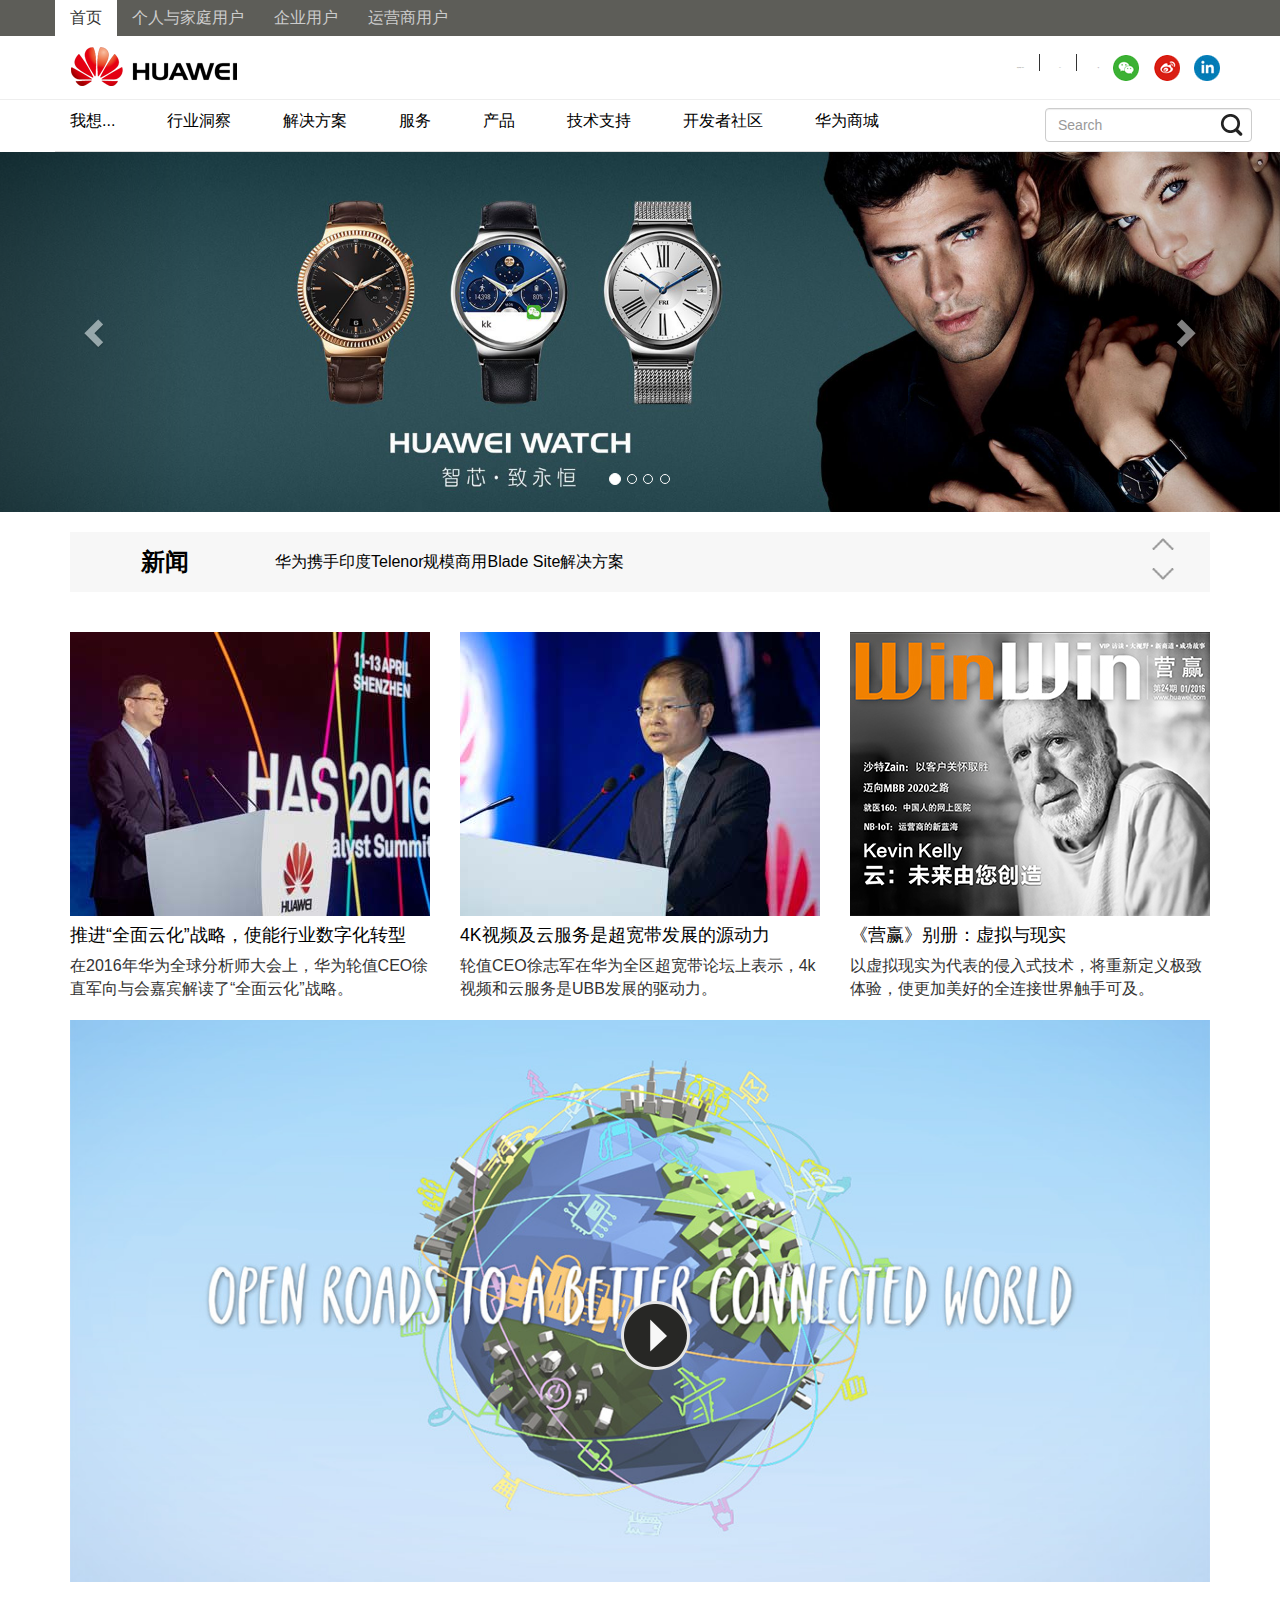
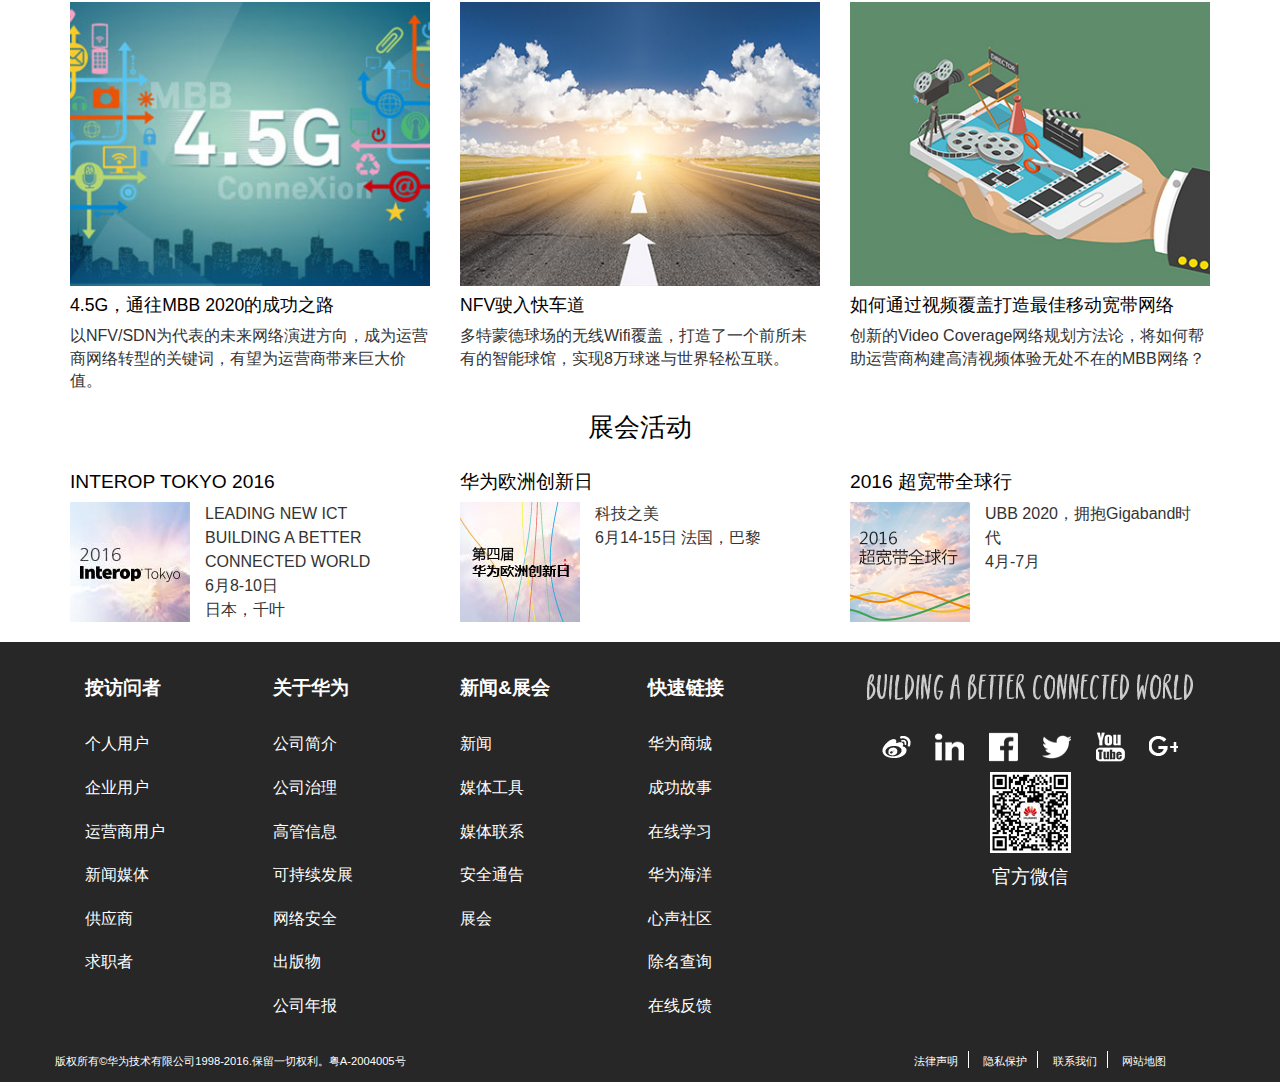
<file: index.html>
<!DOCTYPE html>
<html lang="en">
<head>
    <meta charset="UTF-8">
    <title>华为首页响应式设计</title>
    <meta http-equiv="X-UA-Compatible" content="IE=edge">
    <meta name="viewport" width="device-width,intial-scale=1,user-saclable=no">
    <!-- Bootstrap -->
    <link href="css/bootstrap.css" rel="stylesheet">
    <link rel="stylesheet" href="css/index.css"/>
    <link rel="icon" href="img/icon.ico">
    <link rel="" href="fonts/glyphicons-halflings-regular.eot">
    <!-- HTML5 shim and Respond.js for IE8 support of HTML5 elements and media queries -->
    <!-- WARNING: Respond.js doesn't work if you view the page via file:// -->
    <!--[if lt IE 9]>
    <script src="js/html5shiv.min.js"></script>
    <script src="js/respond.min.js"></script>
    <![endif]-->
</head>
<body>
    <!--头部导航-->
    <nav id="top_nav" class="hidden-sm hidden-xs">
        <div class="container">
                <a href="#" class="title">首页</a>
                <a href="#">个人与家庭用户</a>
                <a href="#">企业用户</a>
                <a href="#">运营商用户</a>
        </div>
    </nav>
    <!--logo和登录-->
    <header id="header">
        <div class="container">
            <div class="header_left_box">
                <a href="#"><img src="img/logo.png" alt="Brand"></a>
            </div>
            <div class="header_right_box">
                <div class="left_box hidden-xs hidden-sm">
                    <a href="#">选择区域/语言</a><b></b>
                    <a href="#">登录</a><b></b>
                    <a href="#">注册</a>
                    <a href="#"><img src="img/icon_1.png" ></a>
                    <a href="#"><img src="img/icon_2.png"></a>
                    <a href="#"><img src="img/icon_3.png"></a>
                </div>
                <div class="right_box visible-xs-inline-block visible-sm-inline-block">
                    <a data-toggle="collapse" href="#search_button" aria-expanded="false" aria-controls="search_button"><img src="img/icon_find.png"></a>
                    <a href="aside_menu.html"><img src="img/menu_icon.png" alt=""></a>
                </div>
            </div>
        </div>
        <div class="collapse" id="search_button">
            <input type="text" class="form-control" placeholder="Search" id="nav_search">
        </div>
    </header>
    <!--主导航-->
    <nav id="main_nav" class="hidden-sm hidden-xs">
        <div class="container">
            <div  role="tabpanel" >
                <ul class="nav nav-tabs col-xs-10" role="tablist" >
                    <li class="i_want" role="presentation">
                        <a href="#i_want_list" aria-controls="i_want_list" role="tab" data-toggle="tab">我想...</a>
                    </li>
                    <li  role="presentation">
                        <a href="#hangyedongcha_list" aria-controls="hangyedongcha_list" role="tab" data-toggle="tab">行业洞察</a>
                    </li>
                    <li  role="presentation">
                        <a href="#solution_list" aria-controls="soulution_list" role="tab" data-toggle="tab">解决方案</a>
                    </li>
                    <li  role="presentation">
                        <a href="#service_list" aria-controls="service_list" role="tab" data-toggle="tab">服务</a>
                    </li>
                    <li  role="presentation">
                        <a href="#product_list" aria-controls="product_list" role="tab" data-toggle="tab">产品</a>
                    </li>
                    <li  role="presentation">
                        <a href="#support_list" aria-controls="support_list" role="tab" data-toggle="tab">技术支持</a>
                    </li>
                    <li  role="presentation">
                        <a href="#developmer_list" aria-controls="developmer_list" role="tab" data-toggle="tab">开发者社区</a>
                    </li>
                    <li class="i_want" role="presentation">
                        <a href="#huaweimall_list" aria-controls="huaweimall_list" role="tab" data-toggle="tab">华为商城</a>
                    </li>
                    </ul>
                <ul class=" nav nav-tabs col-xs-2">
                    <li><form class="navbar-form" role="search">
                        <div class="form-group">
                            <input type="text" class="form-control" placeholder="Search" id="nav_search">
                        </div>
                    </form>
                    </li>
                </ul>

                <!--主导航下拉框-->
                <div class="tab-content">
                    <!--我想-->
                    <div role="tabpanel" class="tab-pane" id="i_want_list">
                       <div class="leftbox col-xs-4">
                           <img src="img/9-16.png" alt="" class="col-xs-4">
                           <ul class="col-xs-8">
                               <li><a href="#">浏览智能手机</a></li>
                               <li><a href="#">浏览平板电脑</a></li>
                               <li><a href="#">浏览穿戴设备</a></li>
                               <li><a href="#">升级软件应用</a></li>
                               <li><a href="#">访问消费者业务网站 ></a></li>
                           </ul>
                       </div>
                        <div class="middlebox col-xs-4">
                            <img src="img/hw_u_395972.png" alt="" class="col-xs-4">
                            <ul class="col-xs-8">
                                <li><a href="">查找解决方案</a></li>
                                <li><a href="">查找商用产品</a></li>
                                <li><a href="">联系分销商</a></li>
                                <li><a href="">获得技术支持</a></li>
                                <li><a href="">访问企业业务网站 ></a></li>
                            </ul>
                        </div>
                        <div class="rightbox col-xs-4">
                            <ul>
                                <li><a href="">了解华为</a></li>
                                <li><a href="">成为合作伙伴</a></li>
                                <li><a href="">加入华为</a></li>
                                <li><a href="">在线反馈</a></li>
                            </ul>
                        </div>
                        <!--<div style="clear: both"></div>-->
                    </div>
                    <!--行业洞察-->
                    <div role="tabpanel" class="tab-pane" id="hangyedongcha_list">
                        <div class="leftbox col-xs-4">
                            <ul>
                                <li><a href="#">浏览智能手机</a></li>
                                <li><a href="#">浏览平板电脑</a></li>
                                <li><a href="#">浏览穿戴设备</a></li>
                                <li><a href="#">升级软件应用</a></li>
                                <li><a href="#">访问消费者业务网站 ></a></li>
                            </ul>
                        </div>
                        <div class="rightbox col-xs-8">
                            <dl class="col-xs-6">
                                <dt><img src="img/nav_banner_gci.jpg" alt=""></dt>
                                <dd>
                                    <h3>2016全球联接指数</h3>
                                    <p>通过经济要素和ICT使能技术的关联模型，持续量化全球数字经济发展进程，为不同国家的数字经济规划和发展提供参考。</p>
                                </dd>
                            </dl>
                            <dl class="col-xs-6">
                                <dt><img src="img/What-Should-We-Do-Before-5G-01.gif" alt=""></dt>
                                <dd>
                                    <h3>华为轮值CEO郭平：5G到来之前的准备</h3>
                                    <p>5G到来前，我们可以做三件事：增强联接能力；从供给驱动转变为需求驱动使能垂直行业；重新定义网络能力。</p>
                                </dd>
                            </dl>
                        </div>
                    </div>
                    <!--解决方案-->
                    <div role="tabpanel" class="tab-pane" id="solution_list">
                        <div class="col-xs-3">
                            <h2>热点话题</h2>
                            <ul>
                                <li><a href="#">无处不在的移动宽带</a></li>
                                <li><a href="#">FMC 2.0融合超宽带</a></li>
                                <li><a href="#">SoftCOM</a></li>
                                <li><a href="#">运维转型</a></li>
                                <li><a href="#">软件定义网络（SDN）</a></li>
                                <li><a href="#">精简IT，敏捷商道</a></li>
                            </ul>
                        </div>
                        <div class="col-xs-3">
                            <h2>行业</h2>
                            <ul class="col-xs-6">
                                <li><a href="#">教育</a></li>
                                <li><a href="#">医疗</a></li>
                                <li><a href="#">油气</a></li>
                                <li><a href="#">制造</a></li>
                                <li><a href="#">零售</a></li>
                                <li><a href="#">酒店</a></li>
                            </ul>
                            <ul class="col-xs-6">
                                <li><a href="#">公共安全</a></li>
                                <li><a href="#">政务</a></li>
                                <li><a href="#">轨道</a></li>
                                <li><a href="#">电力</a></li>
                                <li><a href="#">金融</a></li>
                                <li><a href="#">影视传媒</a></li>
                            </ul>
                        </div>
                        <div class="col-xs-6">
                            <dl class="col-xs-6">
                                <dt>
                                    <img src="img/leading_new_ict.jpg" alt="">
                                </dt>
                                <dd>
                                    <h3>Leading New ICT</h3>
                                    <p>在”新ICT“时代，华为基于技术创新，打造开放平台，构建全新生态，助力企业数字化转型。</p>
                                </dd>
                            </dl>
                            <dl class="col-xs-6">
                                <dt>
                                    <img src="img/nav_banner_shequ.jpg" alt="">
                                </dt>
                                <dd>
                                    <h3>产品定义社区</h3>
                                    <p>在如果您在安装、使用、维护华为泛网络产品中有任何问题与建议，赶快告诉我们吧，反馈一经采纳，就有大奖哦！我们的产品你定义！</p>
                                </dd>
                            </dl>
                        </div>

                    </div>
                    <!--服务-->
                    <div role="tabpanel" class="tab-pane" id="service_list">
                        <div class="col-xs-3">
                            <h2>消费者</h2>
                            <ul>
                                <li><a href="#">产品手册</a></li>
                                <li><a href="#">软件下载</a></li>
                                <li><a href="#">常见问题</a></li>
                                <li><a href="#">花粉俱乐部</a></li>
                                <li><a href="#">服务中心</a></li>
                            </ul>
                        </div>
                        <div class="col-xs-3">
                            <h2>企业用户</h2>
                            <ul>
                                <li><a href="#">技术支持</a></li>
                                <li><a href="#">软件下载</a></li>
                                <li><a href="#">互动社区</a></li>
                                <li><a href="#">工具</a></li>
                                <li><a href="#">文档查找</a></li>
                                <li><a href="#">案例库</a></li>
                                <li><a href="#">华为培训与认证</a></li>
                            </ul>
                            </div>
                        <div class="col-xs-3">
                            <h2>运营商用户</h2>
                            <ul>
                                <li><a href="#">产品支持</a></li>
                                <li><a href="#">Group Space</a></li>
                                <li><a href="#">公告</a></li>
                                <li><a href="#">华为资料直通车</a></li>
                                <li><a href="#">培训</a></li>
                                <li><a href="#">HedEx Lite</a></li>
                                <li><a href="#">知道社区</a></li>
                            </ul>
                        </div>
                    </div>
                    <!--产品-->
                    <div role="tabpanel" class="tab-pane" id="product_list">
                        <div class="col-xs-3">
                            <h2>个人及家庭产品</h2>
                            <ul>
                                <li><a href="#">手机</a></li>
                                <li><a href="#">平板电脑</a></li>
                                <li><a href="#">智能穿戴</a></li>
                                <li><a href="#">移动宽带</a></li>
                                <li><a href="#">智能家居</a></li>
                                <li><a href="#">配件</a></li>
                                <li><a href="#"></a></li>
                            </ul>
                        </div>
                        <div class="col-xs-9">
                            <h2>商用产品</h2>
                            <ul class="col-xs-3">
                                <li><a href="#">无线电信网络</a></li>
                                <li><a href="#">固定电信网络</a></li>
                                <li><a href="#">核心网</a></li>
                                <li><a href="#">电信软件</a></li>
                                <li><a href="#">网络能源</a></li>
                                <li><a href="#">交换机</a></li>
                                </ul>
                            <ul class="col-xs-3">
                                <li><a href="#">路由器</a></li>
                                <li><a href="#">无线局域网</a></li>
                                <li><a href="#">服务器</a></li>
                                <li><a href="#">存储</a></li>
                                <li><a href="#">云计算</a></li>
                                <li><a href="#">企业云服务</a></li>
                            </ul>
                            <ul class="col-xs-3">
                                <li><a href="#">安全</a></li>
                                <li><a href="#">接入网</a></li>
                                <li><a href="#">传送网</a></li>
                                <li><a href="#">网络能源</a></li>
                                <li><a href="#">智真与视讯</a></li>
                                <li><a href="#">智能视频监控</a></li>
                            </ul>
                            <ul class="col-xs-3">
                                <li><a href="#">统一通信</a></li>
                                <li><a href="#">联络中心</a></li>
                                <li><a href="#">eLTE宽带集群</a></li>
                                <li><a href="#">eLTE宽带接入</a></li>
                                <li><a href="#">GSM-R</a></li>
                                <li><a href="#">网管与软件</a></li>
                            </ul>
                        </div>
                    </div>
                </div>
            </div>
        </div>
    </nav>

    <!--广告轮播图-->
    <section id="main_banner">
        <div id="carousel-example-generic" class="carousel slide" data-ride="carousel">
        <!-- Indicators -->
        <ol class="carousel-indicators hidden-sm hidden-xs">
            <li data-target="#carousel-example-generic" data-slide-to="0" class="active"></li>
            <li data-target="#carousel-example-generic" data-slide-to="1"></li>
            <li data-target="#carousel-example-generic" data-slide-to="2"></li>
            <li data-target="#carousel-example-generic" data-slide-to="3"></li>
        </ol>

        <!-- Wrapper for slides -->
        <div class="carousel-inner" role="listbox">
            <div class="item active">
                <img src="img/banner3.png"  alt="...">
                <div class="carousel-caption">
                </div>
            </div>
            <div class="item">
                <img src="img/banner4.png"  alt="...">
                <div class="carousel-caption">
                </div>
            </div>
            <div class="item">
                <img src="img/banner5.jpg"  alt="...">
                <div class="carousel-caption">
                </div>
            </div>
            <div class="item">
                <img src="img/banner6.jpg" alt="...">
                <div class="carousel-caption">
                </div>
            </div>
        </div>

        <!-- Controls 轮播图左右选择 -->
        <a class="left carousel-control" href="#carousel-example-generic" role="button" data-slide="prev">
            <span class="glyphicon glyphicon-chevron-left" aria-hidden="true"></span>
            <span class="sr-only">Previous</span>
        </a>
        <a class="right carousel-control" href="#carousel-example-generic" role="button" data-slide="next">
            <span class="glyphicon glyphicon-chevron-right" aria-hidden="true"></span>
            <span class="sr-only">Next</span>
        </a>
        </div>
    </section>

    <!--滚动新闻-->
    <article id="news" class="container hidden-xs">
        <div class="row">
            <div class="col-xs-2">
                <h3><a href="#">新闻</a></h3>
            </div>
            <div class="col-xs-9 news_item_box">
                <p ><a href="#" id="msg">华为携手印度Telenor规模商用Blade Site解决方案</a></p>
            </div>
            <div class="col-xs-1">
                <a href="#" id="news_prev"><img src="img/btns_up.png"></a>
                <a href="#" id="news_next"><img src="img/btns_down.png"></a>
            </div>
        </div>
    </article>

    <!--新闻三列式布局-->
    <article id="detail_news">
        <div class="container">
            <div class="lastest-news" >
                <dl class="col-md-4 col-sm-4 col-xs-12">
                    <dt>
                        <a href=""><img src="img/has2016_1.jpg"></a>
                    </dt>
                    <dd>
                        <h2><a href="">推进“全面云化”战略，使能行业数字化转型</a></h2>
                        <p>在2016年华为全球分析师大会上，华为轮值CEO徐直军向与会嘉宾解读了“全面云化”战略。</p></dd>
                </dl>
                <dl class="col-md-4 col-sm-4 col-xs-12">
                    <dt><a href=""><img src="img/has2016_2.jpg"></a></dt>
                    <dd>
                        <h2><a href="">4K视频及云服务是超宽带发展的源动力</a></h2>
                        <p>轮值CEO徐志军在华为全区超宽带论坛上表示，4k视频和云服务是UBB发展的驱动力。</p>
                    </dd>
                </dl>
                <dl class="col-md-4 col-sm-4 col-xs-12">
                    <dt><a href=""><img src="img/winwin-24-cn.jpg"></a></dt>
                    <dd>
                        <h2><a href="">《营赢》别册：虚拟与现实</a></h2>
                        <p>以虚拟现实为代表的侵入式技术，将重新定义极致体验，使更加美好的全连接世界触手可及。</p>
                    </dd>
                </dl>
            </div>
            <div id="video" class="col-xs-12">
                <a href="#"><img src="img/OPEN-A-BETTER.jpg" ></a>
                <div class="video_box col-xs-12"><a href=""><img src="img/video_btn.png"></a></div>
            </div>
            <div class="tech_news">
                <dl class="col-md-4  col-sm-4 col-xs-12">
                    <dt><a href="#"><img src="img/45.jpg" ></a></dt>
                    <dd>
                        <h2><a href="#">4.5G，通往MBB 2020的成功之路</a></h2>
                        <p>以NFV/SDN为代表的未来网络演进方向，成为运营商网络转型的关键词，有望为运营商带来巨大价值。</p>
                    </dd>
                </dl>
                <dl class="col-md-4 col-sm-4 col-xs-12">
                    <dt><a href="#"><img src="img/NFV.jpg" ></a></dt>
                    <dd>
                        <h2><a href="">NFV驶入快车道</a></h2>
                        <p>多特蒙德球场的无线Wifi覆盖，打造了一个前所未有的智能球馆，实现8万球迷与世界轻松互联。</p>
                    </dd>
                </dl>
                <dl class="col-md-4 col-sm-4 col-xs-12">
                    <dt><a href="#"><img src="img/a.jpg" ></a></dt>
                    <dd>
                        <h2><a href="">如何通过视频覆盖打造最佳移动宽带网络</a></h2>
                        <p>创新的Video Coverage网络规划方法论，将如何帮助运营商构建高清视频体验无处不在的MBB网络？</p>
                    </dd>
                </dl>
            </div>

        </div>
    </article>

    <!--展会活动-->
    <section id="shows" >
        <h1><a href="#">展会活动</a></h1>
        <div class="container">
            <div class="show_center col-md-4 col-sm-4 col-xs-12">
                <h2><a href="#">INTEROP TOKYO 2016</a></h2>
                <div class="col-xs-4 img">
                    <img src="img/INTEROP_TOKYO_2016.jpg">
                </div>
                <p class="col-xs-8">
                    LEADING NEW ICT<br>BUILDING A BETTER<br> CONNECTED WORLD<br>6月8-10日<br>日本，千叶
                </p>
            </div>
            <div class="show_list col-md-4 col-sm-4 col-xs-12">
                <h2><a href="#">华为欧洲创新日</a></h2>
                <div class="col-xs-4 img">
                    <img src="img/hid2016cn.jpg">
                </div>
                <p class="col-xs-8">科技之美<br>6月14-15日   法国，巴黎</p>
                </div>
            <div class="show_list col-md-4 col-sm-4 col-xs-12">
                <h2><a href="#">2016 超宽带全球行</a></h2>
                <div class="col-xs-4 img">
                    <img src="img/UBBS_cn.jpg">
                </div>
                <p class="col-xs-8">UBB 2020，拥抱Gigaband时代<br>4月-7月</p>
            </div>
    </section>

    <!--页脚 信息-->
    <footer id="footer">
        <div class="container">
            <h2 class="col-xs-12 hidden-sm hidden-md hidden-lg">首页</h2>
            <nav id="sub_nav" class="col-md-8 col-xs-12 ">
                <ul class=" col-sm-3 col-xs-12">
                    <li>
                        <dl>
                            <dt><a href="">按访问者</a></dt>
                            <dd><a href="">个人用户</a></dd>
                            <dd><a href="">企业用户</a></dd>
                            <dd><a href="">运营商用户</a></dd>
                            <dd><a href="">新闻媒体</a></dd>
                            <dd><a href="">供应商</a></dd>
                            <dd><a href="">求职者</a></dd>
                        </dl>
                    </li>
                </ul>
                <ul class="col-sm-3 col-xs-12">
                    <li>
                        <dl>
                            <dt><a href="">关于华为</a></dt>
                            <dd><a href="">公司简介</a></dd>
                            <dd><a href="">公司治理</a></dd>
                            <dd><a href="">高管信息</a></dd>
                            <dd><a href="">可持续发展</a></dd>
                            <dd><a href="">网络安全</a></dd>
                            <dd><a href="">出版物</a></dd>
                            <dd><a href="">公司年报</a></dd>
                        </dl>
                    </li>
                </ul>
                <ul class="col-sm-3 col-xs-12">
                    <li>
                        <dl>
                            <dt><a href="">新闻&展会</a></dt>
                            <dd><a href="">新闻</a></dd>
                            <dd><a href="">媒体工具</a></dd>
                            <dd><a href="">媒体联系</a></dd>
                            <dd><a href="">安全通告</a></dd>
                            <dd><a href="">展会</a></dd>
                        </dl>
                    </li>
                </ul>
                <ul class="col-sm-3 col-xs-12">
                    <li>
                        <dl>
                            <dt><a href="">快速链接</a></dt>
                            <dd><a href="">华为商城</a></dd>
                            <dd><a href="">成功故事</a></dd>
                            <dd><a href="">在线学习</a></dd>
                            <dd><a href="">华为海洋</a></dd>
                            <dd><a href="">心声社区</a></dd>
                            <dd><a href="">除名查询</a></dd>
                            <dd><a href="">在线反馈</a></dd>
                        </dl>
                    </li>
                </ul>
            </nav>
            <div id="info" class="col-md-4 col-xs-12">
                <div class="propagation"><a><img src="img/biuding.png"></a></div>
                <div class="links">
                    <a><img src="img/icon1.png"></a>
                    <a><img src="img/icon2.png"></a>
                    <a><img src="img/icon3.png"></a>
                    <a><img src="img/icon4.png"></a>
                    <a><img src="img/icon5.png"></a>
                    <a><img src="img/icon6.png"></a>
                </div>
                <div class="weixincode hidden-sm hidden-xs">
                    <a><img src="img/erweima.png"></a>
                </div>
                <p class="weixin hidden-sm hidden-xs">官方微信</p>

            </div>
        </div>
    </footer>
    <!--页脚 版权信息-->
    <footer id="copyright">
        <div class="container">
            <p class="col-md-8 hidden-xs hidden-sm"><a href="">版权所有&copy;华为技术有限公司1998-2016.保留一切权利。粤A-2004005号</a></p>
            <p class="footer_nav col-md-4 col-xs-12">
                <a href="">法律声明</a><b></b> <a href="">隐私保护</a><b></b> <a href="">联系我们</a><b></b> <a href="">网站地图</a>
        </div>

    </footer>




<script src="js/jquery-1.11.3.js"></script>
<script src="js/bootstrap.js"></script>
    <script>
        $('.carousel').carousel({
            interval: 5000
        })
//        新闻轮播效果
        var newslist=['华为携手印度Telenor规模商用Blade Site解决方案', '首届东京云计算大会召开，华为与全球精英畅想未来云化世界', '华为携手M-net部署德国首个G.fast千兆接入网络', '次斩获Interop东京展四项金奖，华为厚积薄发引领新ICT', '华为超宽带全球行莫斯科站暨俄罗斯和独联体超宽带峰会隆重揭幕','华为Blade Site解决方案助力韩国LG U+敏捷建站', '华为发布业界首个10G同轴光纤融合接入平台', '华为关键业务服务器升级至E7 v4'];


        var News = {
            msg : 0,
            LunBo  : function (){

                return function (){
                    if (News.msg == newslist.length){
                        News.msg = 0;
                    }
                    $('#msg').html(newslist[News.msg]);
                    News.msg++;
                    console.log(News.msg);
                }

            }
        }
        setInterval(News.LunBo(),5000);

        $('#news_prev').click(function(event){
            event.preventDefault();
            if (News.msg == 0) News.msg = newslist.length;
            $('#msg').html(newslist[News.msg--]);
            console.log(News.msg);
        });
        $('#news_next').click(function(event){
            event.preventDefault();
            if (News.msg == newslist.length) News.msg = -1;
            $('#msg').html(newslist[News.msg++]);
            console.log(News.msg);
        });
        $('#main_nav>.container>.navbar>li').mouseover(function(elem){
            $(this).find('.dropbox').css('display','block');

        });
        $('a[data-toggle="tab"]').mouseenter(function (e) {
            e.preventDefault();
            $(this).tab('show');
        })
        $('div[role="tabpanel"]').mouseleave(function (e) {
            e.preventDefault();
            $(this).removeClass('active');
        })
    </script>

</body>
</html>
</file>
<file: css/index.css>
/**************通用css*************/
body, h1, h2, h3, h4, h5, h6, hr, p, blockquote, div, dl, dt, dd, ul, ol, li, pre, fieldset, legend, button, input, textarea, th, td {
    padding: 0;
    margin: 0;
    font-family:Arial,Helvetica,sans-serif;
    font-size: 16px;
    color: #333;
}
ol,ul{
    list-style: none;
}
input:focus{
    outline: none;
}
a{
    color: #000;
    text-decoration: none;
}
img{
    vertical-align: middle;
}
/*************页顶导航***********************/
#top_nav{
    background-color: #5D5D58;
    height: 36px;
    line-height: 36px;
    border-radius: 0;
    border: none;
}
#top_nav > .container{
    width: 100%;
    max-width: 1200px;
}
#top_nav a {
    float: left;
    height: 36px;
    font-size: 1em;
    color: #CCCCCC;
    text-decoration: none;
    padding: 0 15px;
}
#top_nav a:hover{
    color: #CCCCCC;
    background-color: #333;
 }
#top_nav .title{
    color: #333 !important;
    background-color: #fff !important;
}
/*************logo***********************/
#header{
    border-bottom: 1px solid #EEEEEE;
}
#header .container{
    width: 100%;
    max-width: 1200px;
}
#header > .container > .header_left_box {
    float: left;
}
#header > .container > .header_right_box {
    float: right;
}
#header > .container > .header_left_box > a {
    display: inline-block;
    padding: 10px 15px;
}
#header > .container > .header_right_box a{
    color: #333;
    margin: 0 5px;
    height: 63px;
    line-height: 63px;
    font-size: .9px;
}
#header > .container > .header_right_box b{
    border-left: 1px solid #333;
    margin: 0 10px;
}
#header > .container > .header_right_box > div{
    float: left;
}
#header > .container > .header_right_box > .right_box a{
    display: inline-block;
    width: 60px;
    text-align: center;
}
/*小屏状态下搜索点击图标弹出下拉框*/
#search_button{
    background-color:#999999;
    padding: 10px 15px;
}
#search_button>input{
    background-color: #FFFFFF;
}
#search_button>input:focus{
    outline: none;
}

/*************main_nav***********************/
#main_nav .container{
    width: 100%;
    max-width: 1200px;
}
#main_nav .container div> ul{
    border-bottom: 1px solid  #ddd;
    margin-bottom: 0;
}
#main_nav > .container>div> ul > li{
    float: left;
    height: 52px;
    margin-right: 20px;
}
#main_nav > .container>div> ul > li>a:hover{
    cursor: pointer;
}
#main_nav .nav-tabs > li > a{
    border: none;
}
#main_nav > .container>div> ul > li > span{
    font-size: 1em;
}
#main_nav > .container>div > ul > li >div{
    position: absolute;
    top: 55px;
    left: 0;
    background-color: antiquewhite;
    display: none;
    border: 1px solid #ddd;
    max-width: 1200px;
    width: 100%;
}
#main_nav > .container>div > ul > li.i_want > span{
    background: #fff;
    padding: 0 30px;
    line-height: 52px;
    height: 52px;
    overflow: hidden;
    cursor: pointer;
}
#main_nav > .container > div >div.tab-content>div.tab-pane:after{
    content: " ";
    display: block;
    clear: both;
}
#main_nav > .container > div >div.tab-content>div.tab-pane>div>h2{
    padding: 20px 0;
    color: #e22835;
    font-size: 1.3em;
    padding-left: 10px;
}
#main_nav > .container > div >div.tab-content>div.tab-pane>div>dl>dt>img{
    width: 100%;
}
#main_nav > .container > div >div.tab-content>div.tab-pane>div>dl>dd>h3{
    margin: 8px 0;
}
#main_nav > .container > div >div.tab-content>div.tab-pane>div>dl>dd>p{
    line-height: 1.5em;
}
#main_nav > .container>div> ul > li:hover{
    color: #e22835;
    border-bottom: 2px solid  #e22835;
 }
#main_nav > .container>div> ul > li.i_want > span:hover{
    color: #e22835;
}
#main_nav > .container > div >div.tab-content>div.tab-pane>div{
    padding: 20px 0;
}
#main_nav > .container > div >div.tab-content>div.tab-pane>div>ul{
    border-bottom: none;
}
#main_nav > .container > div >div.tab-content>div.tab-pane>div>ul>li>a{
    display: inline-block;
    font-size: 1em;
    height: 1.5em;
    line-height: 1.5em;
    margin: 5px;
}
#nav_search{
    background: url("../img/icon_5.png") no-repeat right center;
}
/************************************/
section{
    width: 100%;
}
/************新闻滚动************************/
#news > .row{
    width: 100%;
    max-width: 1200px;
    background-color: #F7F7F7;
    margin: 20px 0;
}
#news > .row > div > a{
    display: block;
}
#news > .row > div.col-xs-2{
    height: 60px;
}
#news > .row > div.col-xs-9 > p{
    height: 60px;
    line-height: 60px;
}
#news > .row > div.col-xs-2 >  h3 {
    height: 60px;
    line-height: 60px;
    font-weight: bold;
    font-size: 1.5em;
    text-align: center;
}

#news > .row > div.col-xs-1 a{
    display: block;
    height: 30px;
    text-align: center;
}

/*detail_news*/
#detail_news .container{
    width: 100%;
    max-width: 1200px;
    margin-top: 20px;
}
#detail_news dt a img{
    width: 100%;
}
#detail_news > .container > div > dl > dd >h2{
    font-size: 1.1em;
    margin: 10px 0;
}
#detail_news > .container > div > dl > dd >p{
    line-height: 1.4em;
}
/*video*/
#video>a>img{
    width: 100%;
}
#video{
    position: relative;
    margin: 20px 0;
}
#video>.video_box{
    position: absolute;
    top: 50%;
    text-align: center;
}
/*shows*/
#shows{
    margin: 20px 0;
}
#shows .container{
    width:100%;
    max-width: 1200px;
}
#shows>h1{
    font-size: 1.6em;
    text-align: center;
    margin-bottom: 20px;
    margin-top: 10px;
}
#shows > .container >div>h2{
    font-size: 1.2em;
    margin: 10px 0;
}
#shows > .container >div > .img{
    padding: 0;
}
#shows > .container >div > .img >img{
    width: 100%;
}
#shows > .container >div > p{
    font-size: 1em;
    line-height: 1.5em;
    font-weight: 100;
}
/*footer*/
#footer {
    background-color: #272727;
}
#footer .container{
    width: 100%;
    max-width: 1200px;
}
#footer .container>h2{
    font-size: 1.2em;
    color:#fff;
    margin-top: 20px;
    margin-left: 15px;
}
#sub_nav > ul>li>dl>dt>a{
    font-size: 1.2em;
    color: #FFFFFF;
}
#sub_nav > ul>li>dl>dt{
    margin: 2em 0;
}
@media screen and (max-width: 768px) {
    #sub_nav > ul>li>dl>dt{
        border-bottom: 1px solid #535353;
    }
}
#sub_nav > ul>li>dl>dd>a{
    font-size: 1em;
    color: #fff;

}
#sub_nav > ul>li>dl>dd{
    margin: 1.3em 0;
}

#info{
    text-align: center;
}
#info .propagation{
    margin: 2em 0;
}
#info .links a{
    margin: 0 10px;
}
#info .weixincode{
    margin: 10px 0;
}
#info .weixin{
     color: #fff;
     font-size: 1.2em;
 }

#copyright{
    background-color: #272727;
}
#copyright .container{
    width: 100%;
    max-width: 1200px;
    padding: 10px 0;
}
#copyright p a{
    color: #fff;
    font-size: 0.7em;
}
#copyright p.footer_nav{
    text-align: center;
}
#copyright p.footer_nav b{
    margin: 0 10px;
    border-left: 1px solid #fff;
}
</file>
